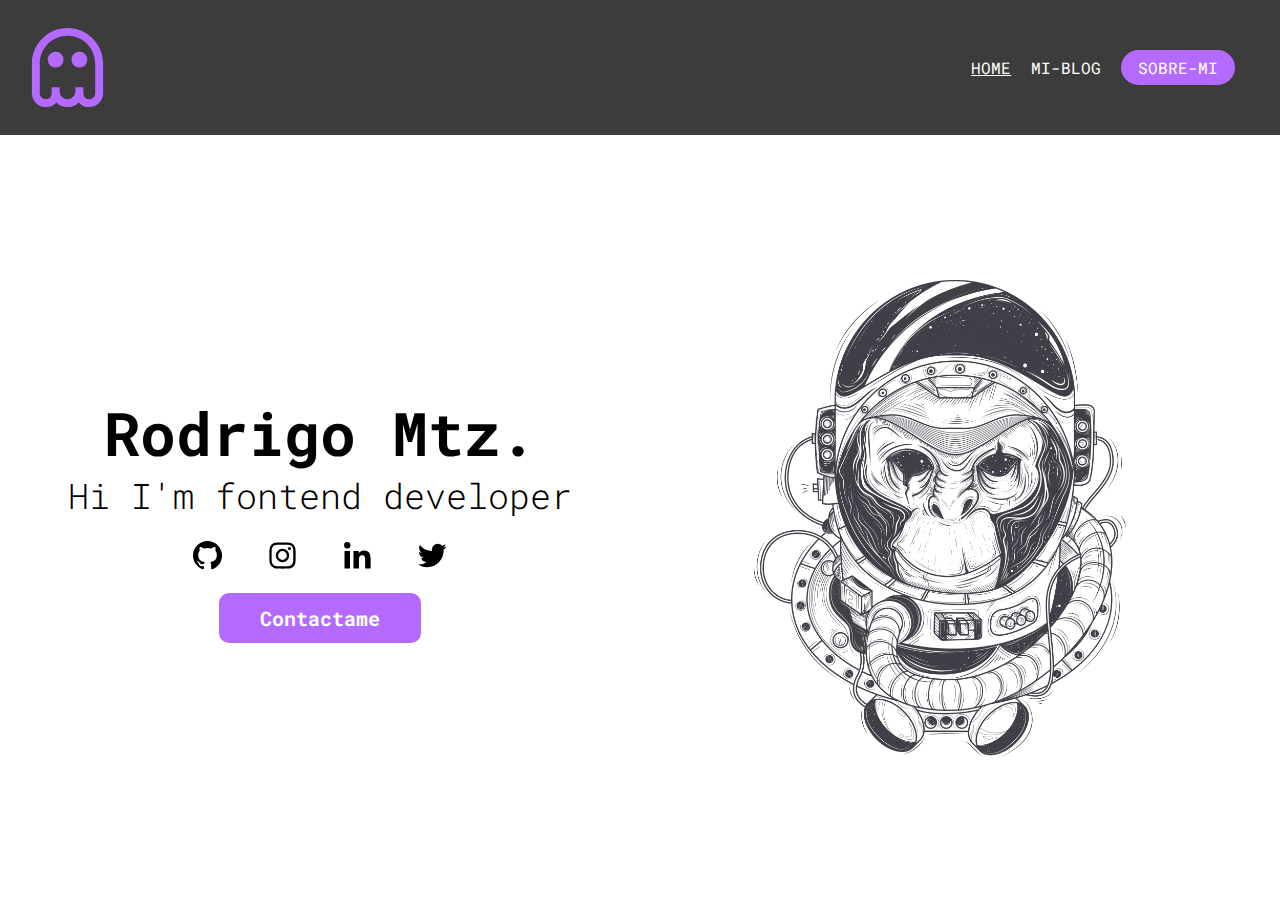
<file: index.html>
<!DOCTYPE html>
<html lang="en">
<head>
    <meta charset="UTF-8">
    <meta http-equiv="X-UA-Compatible" content="IE=edge">
    <meta name="viewport" content="width=device-width, initial-scale=1.0">
    <title>MI BLOG  </title>

    <link rel="icon" href="./assets/svg/fantasma.svg">

    <link rel="preconnect" href="https://fonts.googleapis.com">
    <link rel="preconnect" href="https://fonts.gstatic.com" crossorigin>
    <link href="https://fonts.googleapis.com/css2?family=Raleway:wght@300;400;500&family=Roboto+Mono:wght@400;500;700&family=Roboto+Slab:wght@400;700&family=Roboto:wght@400;500;700;900&display=swap" rel="stylesheet">

    <link rel="stylesheet" href="css/main.css">
    <link rel="stylesheet" href="css/media-queries.css">
    <link rel="stylesheet" href="./assets/css/font/flaticon.css">
</head>
<body>

    <header>
        <a class="header-logo" href="./index.html"></a>

        <section class="header-etiquetas">
            <a class="etiquetas-home item" href="./index.html">HOME</a>
            <a class="etiquetas-home" href="./blogs.html">MI-BLOG </a>
            <a class="etiqueta-item" href="./perfil.html">SOBRE-MI</a>
        </section>
    </header>
    
    <main>

        <section class="main-cont">
            <article class="main-cont--myinfo">
                <h1 class="cont-myinfo__h1">Rodrigo Mtz.</h1>
                <p class="cont-myinfo__h2">Hi I'm fontend developer</p>

                <div class="cont-myinfo__redes">
                    <a class="myinfo--social" href="#"><img class="myinfo--social__img" src="./assets/svg/github.svg" alt=""></a>
                    <a class="myinfo--social" href="#"><img class="myinfo--social__img" src="./assets/svg/instagram.svg" alt=""></a>
                    <a class="myinfo--social" href="#"><img class="myinfo--social__img" src="./assets/svg/linkenit.svg" alt=""></a>
                    <a class="myinfo--social" href="#"><img class="myinfo--social__img" src="./assets/svg/twitter.svg" alt=""></a>
                </div>

                <div class="cont-myinfo__cont">
                    <a class="cont-myinfo__contactame" href="">Contactame</a>
                </div>
            </article>

            <article class="main-img">
                <img class="main-img__img" src="./assets/349.jpg" alt="">
            </article>
        </section>

    </main>
</body>
</html>
</file>
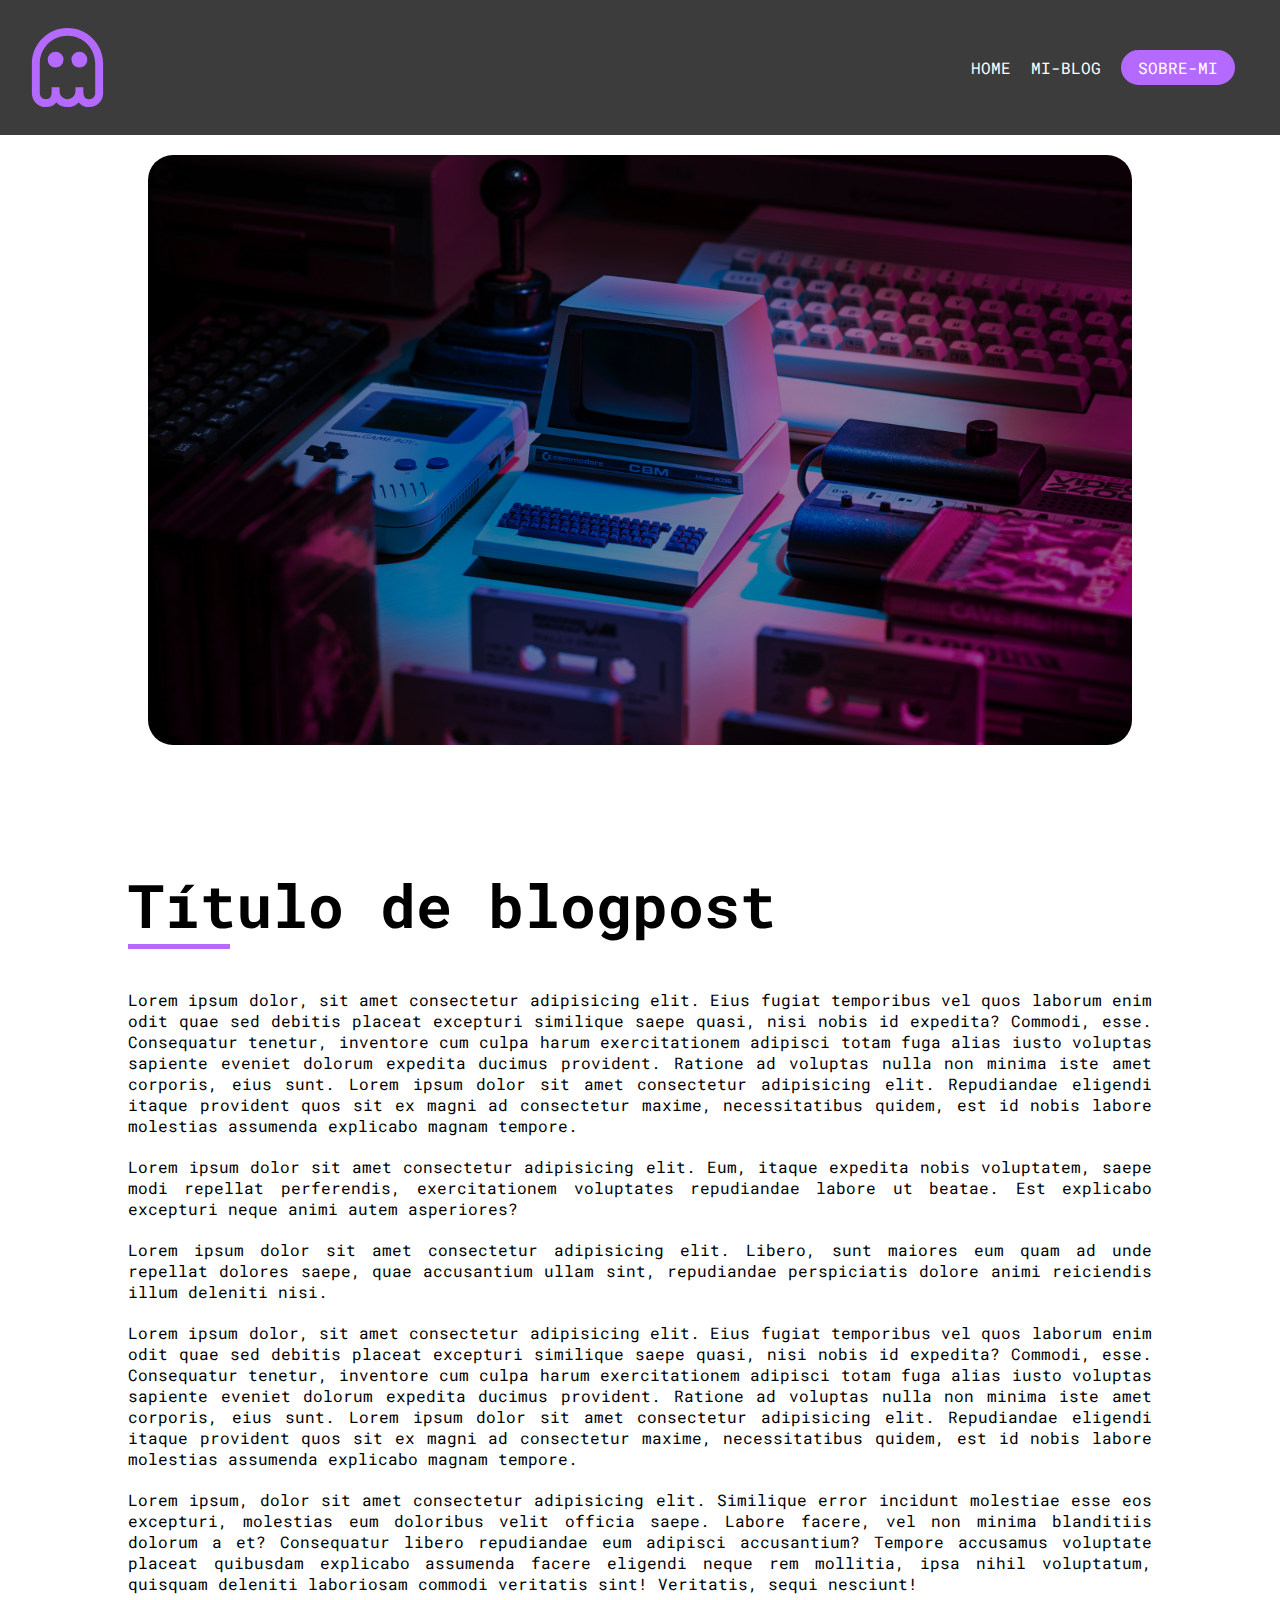
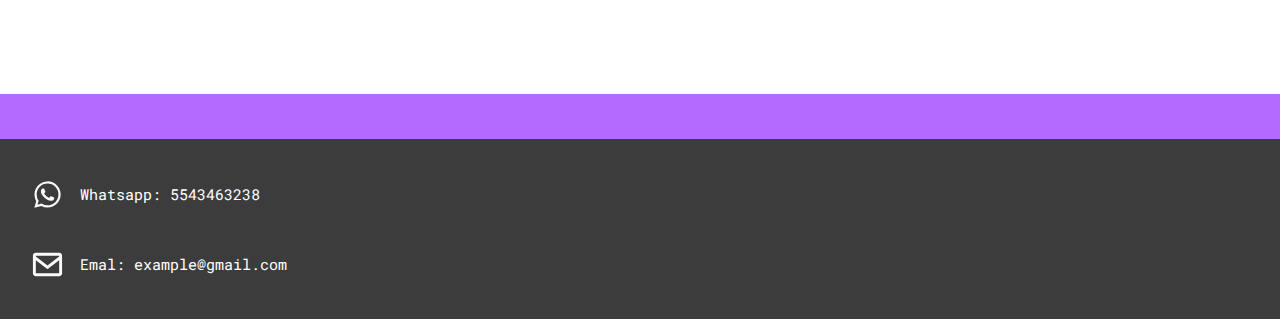
<file: blog.html>
<!DOCTYPE html>
<html lang="en">
<head>
	<meta charset="UTF-8">
	<meta http-equiv="X-UA-Compatible" content="IE=edge">
	<meta name="viewport" content="width=device-width, initial-scale=1.0">
	<title>BLOG</title>

	<link rel="icon" href="./assets/svg/fantasma.svg">

	<link rel="preconnect" href="https://fonts.googleapis.com">
    <link rel="preconnect" href="https://fonts.gstatic.com" crossorigin>
    <link href="https://fonts.googleapis.com/css2?family=Raleway:wght@300;400;500&family=Roboto+Mono:wght@400;500;700&family=Roboto+Slab:wght@400;700&family=Roboto:wght@400;500;700;900&display=swap" rel="stylesheet">

    <link rel="stylesheet" href="css/blog.css">
	<link rel="stylesheet" href="css/media-queries.css">
    <link rel="stylesheet" href="./assets/css/font/flaticon.css">

</head>
<body>

	<header>
		<a class="header-logo" href="./index.html"></a>

        <section class="header-etiquetas">
            <a class="etiquetas-home" href="./index.html">HOME</a>
            <a class="etiquetas-home" href="./blogs.html">MI-BLOG </a>
            <a class="etiqueta-item" href="./perfil.html">SOBRE-MI</a>
        </section>
    </header>

	<main>

		<picture class="main--img">
			<img class="main--img-imp" src="./assets/main-news-img.png" alt="">
		</picture>


		<section class="main--cont-info">
			<div class="cont__title">
				<h1 class="main-cont--title">Título de blogpost</h1>
				<div class="divizor"></div>
			</div>

			<p class="cont-info__p item-1">Lorem ipsum dolor, sit amet consectetur adipisicing elit. Eius fugiat temporibus vel quos laborum enim odit quae sed debitis placeat excepturi similique saepe quasi, nisi nobis id expedita? Commodi, esse. Consequatur tenetur, inventore cum culpa harum exercitationem adipisci totam fuga alias iusto voluptas sapiente eveniet dolorum expedita ducimus provident. Ratione ad voluptas nulla non minima iste amet corporis, eius sunt. Lorem ipsum dolor sit amet consectetur adipisicing elit. Repudiandae eligendi itaque provident quos sit ex magni ad consectetur maxime, necessitatibus quidem, est id nobis labore molestias assumenda explicabo magnam tempore.</p>
			<p class="cont-info__p item-2">Lorem ipsum dolor sit amet consectetur adipisicing elit. Eum, itaque expedita nobis voluptatem, saepe modi repellat perferendis, exercitationem voluptates repudiandae labore ut beatae. Est explicabo excepturi neque animi autem asperiores?</p>
			<p class="cont-info__p item-3">Lorem ipsum dolor sit amet consectetur adipisicing elit. Libero, sunt maiores eum quam ad unde repellat dolores saepe, quae accusantium ullam sint, repudiandae perspiciatis dolore animi reiciendis illum deleniti nisi.</p>
			<p class="cont-info__p item-1">Lorem ipsum dolor, sit amet consectetur adipisicing elit. Eius fugiat temporibus vel quos laborum enim odit quae sed debitis placeat excepturi similique saepe quasi, nisi nobis id expedita? Commodi, esse. Consequatur tenetur, inventore cum culpa harum exercitationem adipisci totam fuga alias iusto voluptas sapiente eveniet dolorum expedita ducimus provident. Ratione ad voluptas nulla non minima iste amet corporis, eius sunt. Lorem ipsum dolor sit amet consectetur adipisicing elit. Repudiandae eligendi itaque provident quos sit ex magni ad consectetur maxime, necessitatibus quidem, est id nobis labore molestias assumenda explicabo magnam tempore.</p><p class="cont-info__p item-4">Lorem ipsum, dolor sit amet consectetur adipisicing elit. Similique error incidunt molestiae esse eos excepturi, molestias eum doloribus velit officia saepe. Labore facere, vel non minima blanditiis dolorum a et? Consequatur libero repudiandae eum adipisci accusantium? Tempore accusamus voluptate placeat quibusdam explicabo assumenda facere eligendi neque rem mollitia, ipsa nihil voluptatum, quisquam deleniti laboriosam commodi veritatis sint! Veritatis, sequi nesciunt!</p>
		</section>
	</main>

	<footer>
		<section class="footer--cont-sec"></section>

		<section class="footer-cont">
			<img class="cont--img" src="./assets/svg/whatsapp.svg" alt="">
			<p class="cont--p">Whatsapp: 5543463238</p>
			<img class="cont--img" src="./assets/svg/emal.svg" alt="">
			<p class="cont--p">Emal: example@gmail.com</p>
		</section>
	</footer>
	
</body>
</html>
</file>
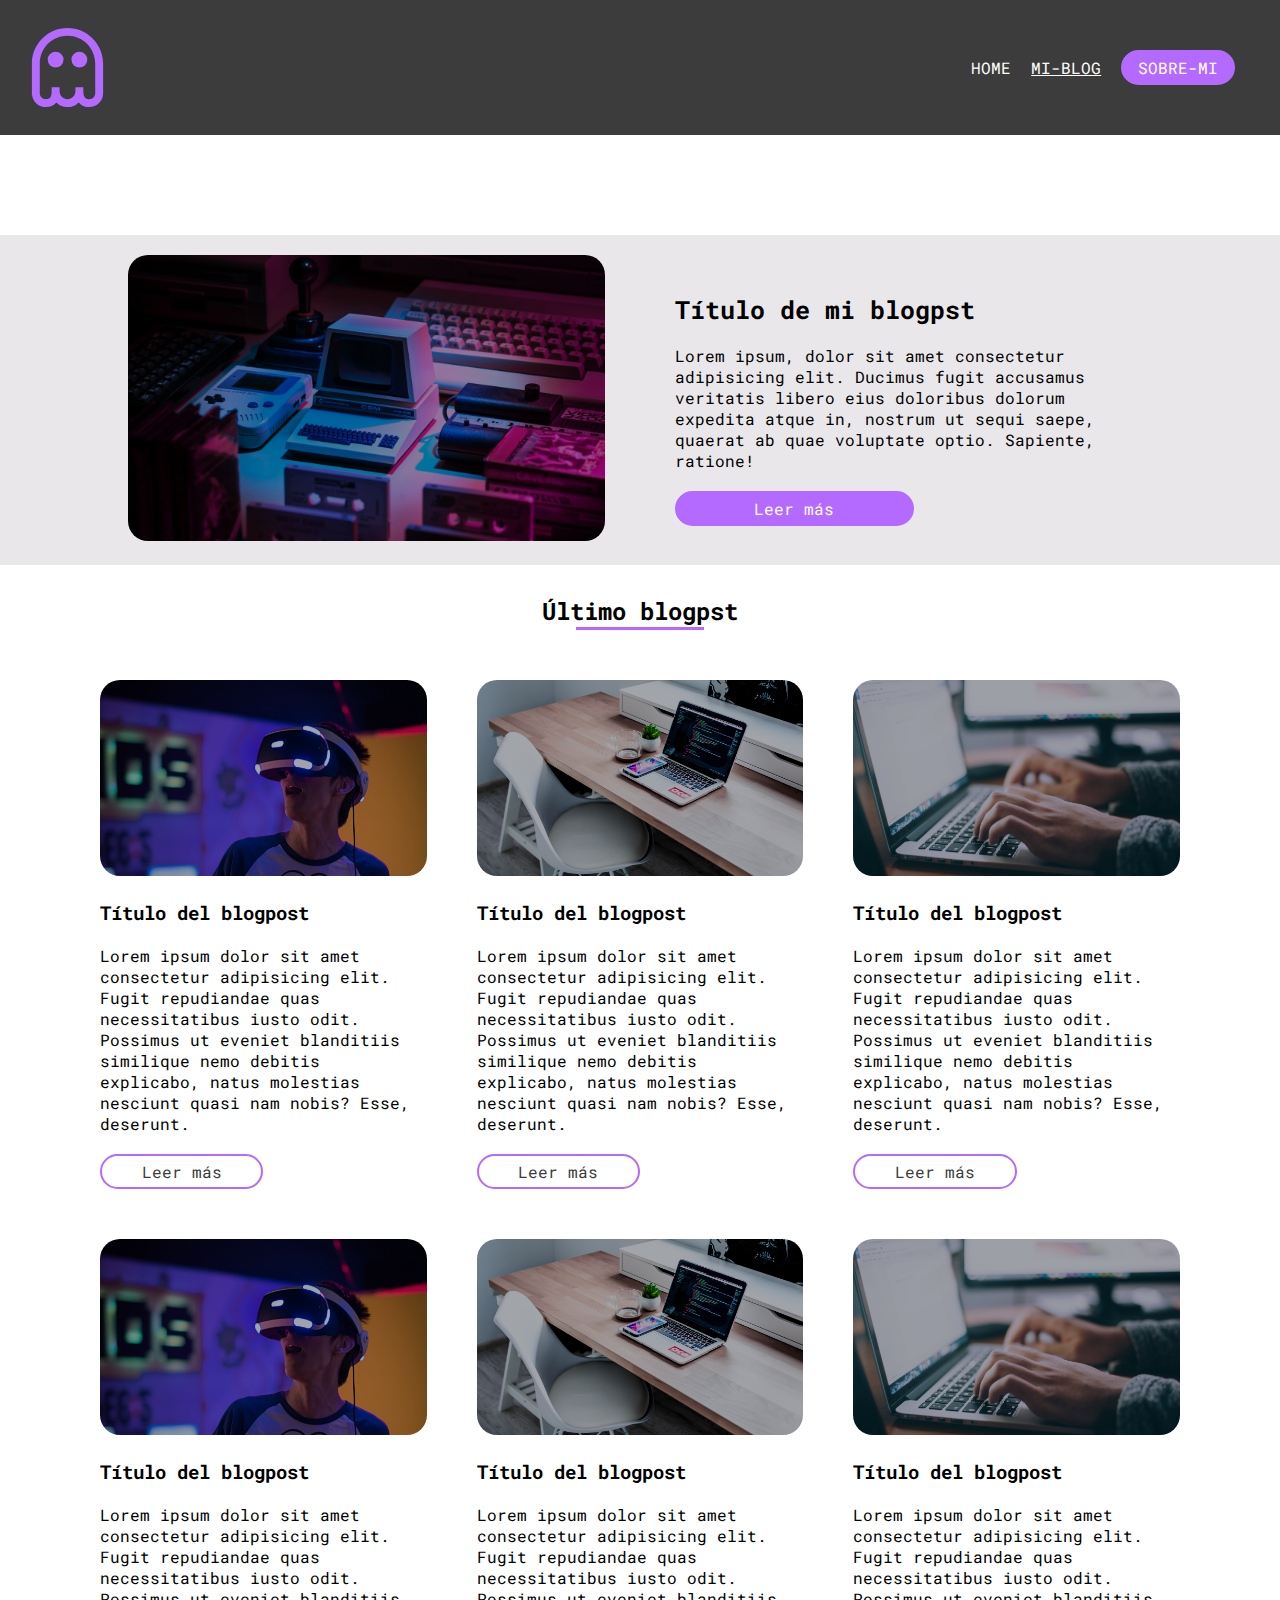
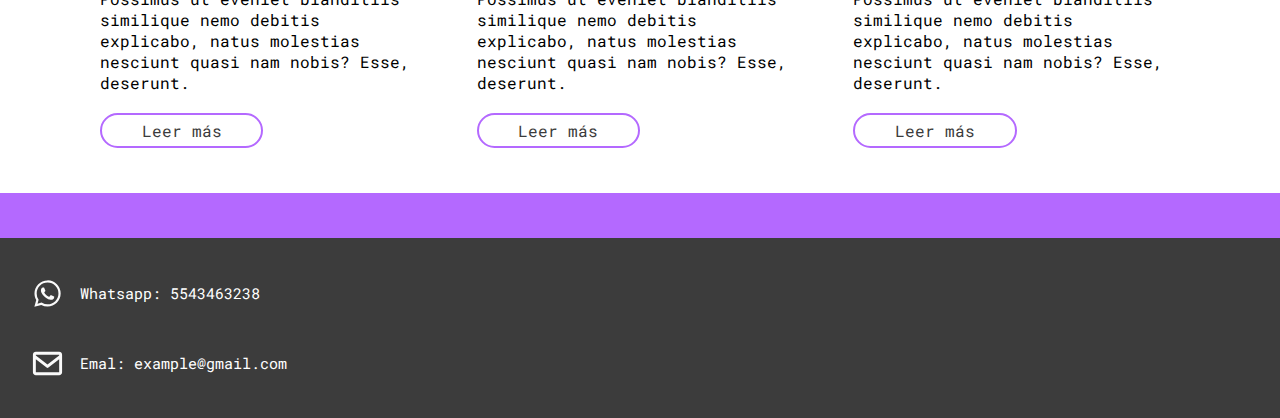
<file: blogs.html>
<!DOCTYPE html>
<html lang="en">
<head>
	<meta charset="UTF-8">
	<meta http-equiv="X-UA-Compatible" content="IE=edge">
	<meta name="viewport" content="width=device-width, initial-scale=1.0">
	<title>MIS BLOGS</title>

	<link rel="icon" href="./assets/svg/fantasma.svg">

	<link rel="preconnect" href="https://fonts.googleapis.com">
    <link rel="preconnect" href="https://fonts.gstatic.com" crossorigin>
    <link href="https://fonts.googleapis.com/css2?family=Raleway:wght@300;400;500&family=Roboto+Mono:wght@400;500;700&family=Roboto+Slab:wght@400;700&family=Roboto:wght@400;500;700;900&display=swap" rel="stylesheet">

    <link rel="stylesheet" href="css/blogs.css">
	<link rel="stylesheet" href="css/media-queries.css">
    <link rel="stylesheet" href="./assets/css/font/flaticon.css">

</head>
<body>

	<header>
        <a class="header-logo" href="./index.html"></a>

        <section class="header-etiquetas">
            <a class="etiquetas-home" href="./index.html">HOME</a>
            <a class="etiquetas-home item" href="./blogs.html">MI-BLOG </a>
            <a class="etiqueta-item" href="./perfil.html">SOBRE-MI</a>
        </section>
    </header>

	<main>

		<section class="main-cont--imp">

			<section class="main-cont__noticiasnew">
	
				<div class="seccion-noticia-imp">
					<picture>
						<img class="img-blog-imp" src="./assets/main-news-img.png" alt="Imagen sobre una pc muy interesante">
					</picture>
		
					<div class="contenedor-info">
						<h3 class="constenedor-info--sub-title">Título de mi blogpst</h3>
						<p class="contenedor-info--p">Lorem ipsum, dolor sit amet consectetur adipisicing elit. Ducimus fugit accusamus veritatis libero eius doloribus dolorum expedita atque in, nostrum ut sequi saepe, quaerat ab quae voluptate optio. Sapiente, ratione!</p>
						<a class="button-item" href="./blog.html">Leer más</a>
					</div>
				</div>
				
			</section>


			<section class="main-cont--post">

				<div class="cont__title">
					<h2 class="main-cont--title">Último blogpst</h2>
					<div class="divizor"></div>
				</div>
				

				<section class="contenedor--post">

					<div class="cont--post">
						<img class="img-cont--info" src="./assets/post-1.png" alt="Imagen sobre un post">
						
						<div class="cont--post__informacion">
							<h3 class="cont-post--title">Título del blogpost</h3>
							<p class="cont-post--p">Lorem ipsum dolor sit amet consectetur adipisicing elit. Fugit repudiandae quas necessitatibus iusto odit. Possimus ut eveniet blanditiis similique nemo debitis explicabo, natus molestias nesciunt quasi nam nobis? Esse, deserunt.</p>
							<a class="button-item__2" href="./blog.html">Leer más</a>
						</div>
					</div>
	
					<div class="cont--post">
						<img class="img-cont--info" src="./assets/post-2.png" alt="Imagen sobre un post">
	
						<div class="cont--post__informacion">
							<h3 class="cont-post--title">Título del blogpost</h3>
							<p class="cont-post--p">Lorem ipsum dolor sit amet consectetur adipisicing elit. Fugit repudiandae quas necessitatibus iusto odit. Possimus ut eveniet blanditiis similique nemo debitis explicabo, natus molestias nesciunt quasi nam nobis? Esse, deserunt.</p>
							<a class="button-item__2" href="./blog.html">Leer más</a>
						</div>
					</div>
	
					<div class="cont--post">
						<img class="img-cont--info" src="./assets/post-3.png" alt="Imagen sobre un post">
	
						<div class="cont--post__informacion">
							<h3 class="cont-post--title">Título del blogpost</h3>
							<p class="cont-post--p">Lorem ipsum dolor sit amet consectetur adipisicing elit. Fugit repudiandae quas necessitatibus iusto odit. Possimus ut eveniet blanditiis similique nemo debitis explicabo, natus molestias nesciunt quasi nam nobis? Esse, deserunt.</p>
							<a class="button-item__2" href="./blog.html">Leer más</a>
						</div>
					</div>
	
					<div class="cont--post">
						<img class="img-cont--info" src="./assets/post-1.png" alt="Imagen sobre un post">
	
						<div class="cont--post__informacion">
							<h3 class="cont-post--title">Título del blogpost</h3>
							<p class="cont-post--p">Lorem ipsum dolor sit amet consectetur adipisicing elit. Fugit repudiandae quas necessitatibus iusto odit. Possimus ut eveniet blanditiis similique nemo debitis explicabo, natus molestias nesciunt quasi nam nobis? Esse, deserunt.</p>
							<a class="button-item__2" href="./blog.html">Leer más</a>
						</div>
					</div>
	
					<div class="cont--post">
						<img class="img-cont--info" src="./assets/post-2.png" alt="Imagen sobre un post">
	
						<div class="cont--post__informacion">
							<h3 class="cont-post--title">Título del blogpost</h3>
							<p class="cont-post--p">Lorem ipsum dolor sit amet consectetur adipisicing elit. Fugit repudiandae quas necessitatibus iusto odit. Possimus ut eveniet blanditiis similique nemo debitis explicabo, natus molestias nesciunt quasi nam nobis? Esse, deserunt.</p>
							<a class="button-item__2" href="./blog.html">Leer más</a>
						</div>
					</div>
	
					<div class="cont--post">
						<img class="img-cont--info" src="./assets/post-3.png" alt="Imagen sobre un post">
	
						<div class="cont--post__informacion">
							<h3 class="cont-post--title">Título del blogpost</h3>
							<p class="cont-post--p">Lorem ipsum dolor sit amet consectetur adipisicing elit. Fugit repudiandae quas necessitatibus iusto odit. Possimus ut eveniet blanditiis similique nemo debitis explicabo, natus molestias nesciunt quasi nam nobis? Esse, deserunt.</p>
							<a class="button-item__2" href="./blog.html">Leer más</a>
						</div>
					</div>
		</section>
	</main>

	<footer>
		<section class="footer--cont-sec"></section>

		<section class="footer-cont">
			<img class="cont--img" src="./assets/svg/whatsapp.svg" alt="">
			<p class="cont--p">Whatsapp: 5543463238</p>
			<img class="cont--img" src="./assets/svg/emal.svg" alt="">
			<p class="cont--p">Emal: example@gmail.com</p>
		</section>
	</footer>
	
</body>
</html>
</file>
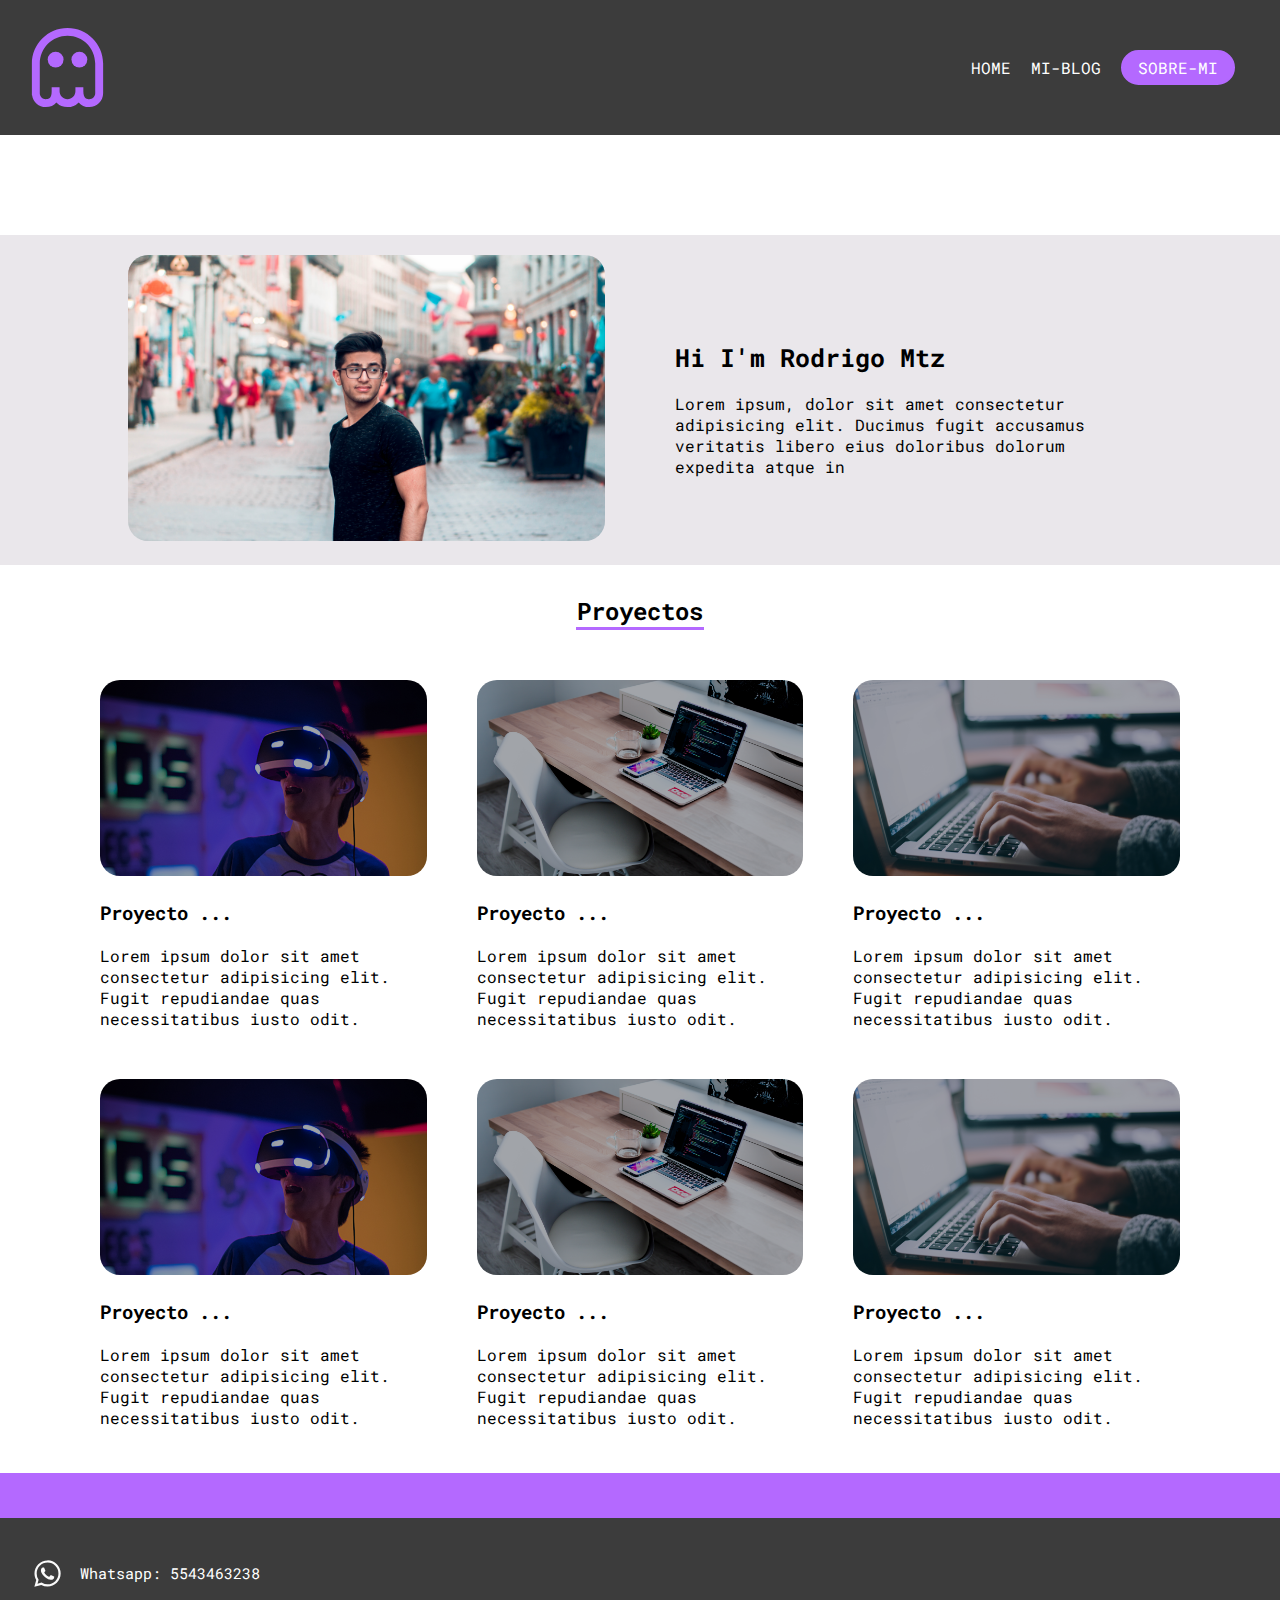
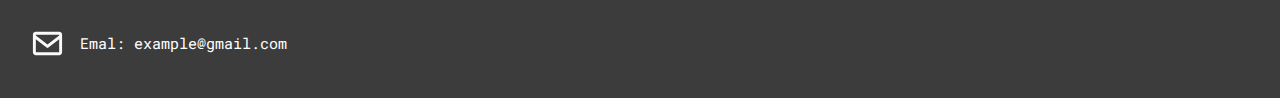
<file: perfil.html>
<!DOCTYPE html>
<html lang="en">
<head>
	<meta charset="UTF-8">
	<meta http-equiv="X-UA-Compatible" content="IE=edge">
	<meta name="viewport" content="width=device-width, initial-scale=1.0">
	<title>SOBRE MI</title>

	<link rel="icon" href="./assets/svg/fantasma.svg">

	<link rel="preconnect" href="https://fonts.googleapis.com">
    <link rel="preconnect" href="https://fonts.gstatic.com" crossorigin>
    <link href="https://fonts.googleapis.com/css2?family=Raleway:wght@300;400;500&family=Roboto+Mono:wght@400;500;700&family=Roboto+Slab:wght@400;700&family=Roboto:wght@400;500;700;900&display=swap" rel="stylesheet">

    <link rel="stylesheet" href="css/blogs.css">
	<link rel="stylesheet" href="css/media-queries.css">
    <link rel="stylesheet" href="./assets/css/font/flaticon.css">

</head>
<body>

	<header>
        <a class="header-logo" href="./index.html"></a>

        <section class="header-etiquetas">
            <a class="etiquetas-home" href="./index.html">HOME</a>
            <a class="etiquetas-home" href="./blogs.html">MI-BLOG </a>
            <a class="etiqueta-item" href="./perfil.html">SOBRE-MI</a>
        </section>
    </header>

	<main>

		<section class="main-cont--imp">

			<section class="main-cont__noticiasnew">
				<div class="seccion-noticia-imp">
					<picture>
						<img class="img-blog-imp" src="./assets/profile-pic.jpg" alt="Imagen sobre una pc muy interesante">
					</picture>
		
					<div class="contenedor-info">
						<h3 class="constenedor-info--sub-title">Hi I'm Rodrigo Mtz</h3>
						<p class="contenedor-info--p">Lorem ipsum, dolor sit amet consectetur adipisicing elit. Ducimus fugit accusamus veritatis libero eius doloribus dolorum expedita atque in</p>
					</div>
				</div>
			</section>


			<section class="main-cont--post">

				<div class="cont__title">
					<h2 class="main-cont--title">Proyectos</h2>
					<div class="divizor"></div>
				</div>
				

				<section class="contenedor--post">

					<div class="cont--post">
						<img class="img-cont--info" src="./assets/post-1.png" alt="Imagen sobre un post">
						
						<div class="cont--post__informacion">
							<h3 class="cont-post--title">Proyecto ...</h3>
							<p class="cont-post--p">Lorem ipsum dolor sit amet consectetur adipisicing elit. Fugit repudiandae quas necessitatibus iusto odit.</p>
						</div>
					</div>
	
					<div class="cont--post">
						<img class="img-cont--info" src="./assets/post-2.png" alt="Imagen sobre un post">
	
						<div class="cont--post__informacion">
							<h3 class="cont-post--title">Proyecto ...</h3>
							<p class="cont-post--p">Lorem ipsum dolor sit amet consectetur adipisicing elit. Fugit repudiandae quas necessitatibus iusto odit.</p>
						</div>
					</div>
	
					<div class="cont--post">
						<img class="img-cont--info" src="./assets/post-3.png" alt="Imagen sobre un post">
	
						<div class="cont--post__informacion">
							<h3 class="cont-post--title">Proyecto ...</h3>
							<p class="cont-post--p">Lorem ipsum dolor sit amet consectetur adipisicing elit. Fugit repudiandae quas necessitatibus iusto odit.</p>
						</div>
					</div>
	
					<div class="cont--post">
						<img class="img-cont--info" src="./assets/post-1.png" alt="Imagen sobre un post">
	
						<div class="cont--post__informacion">
							<h3 class="cont-post--title">Proyecto ...</h3>
							<p class="cont-post--p">Lorem ipsum dolor sit amet consectetur adipisicing elit. Fugit repudiandae quas necessitatibus iusto odit.</p>
						</div>
					</div>
	
					<div class="cont--post">
						<img class="img-cont--info" src="./assets/post-2.png" alt="Imagen sobre un post">
	
						<div class="cont--post__informacion">
							<h3 class="cont-post--title">Proyecto ...</h3>
							<p class="cont-post--p">Lorem ipsum dolor sit amet consectetur adipisicing elit. Fugit repudiandae quas necessitatibus iusto odit.</p>
						</div>
					</div>
	
					<div class="cont--post">
						<img class="img-cont--info" src="./assets/post-3.png" alt="Imagen sobre un post">
	
						<div class="cont--post__informacion">
							<h3 class="cont-post--title">Proyecto ...</h3>
							<p class="cont-post--p">Lorem ipsum dolor sit amet consectetur adipisicing elit. Fugit repudiandae quas necessitatibus iusto odit.</p>
						</div> 
					</div>
		</section>
	</main>

	<footer>
		<section class="footer--cont-sec"></section>

		<section class="footer-cont">
			<img class="cont--img" src="./assets/svg/whatsapp.svg" alt="">
			<p class="cont--p">Whatsapp: 5543463238</p>
			<img class="cont--img" src="./assets/svg/emal.svg" alt="">
			<p class="cont--p">Emal: example@gmail.com</p>
		</section>
	</footer>
	
</body>
</html>
</file>
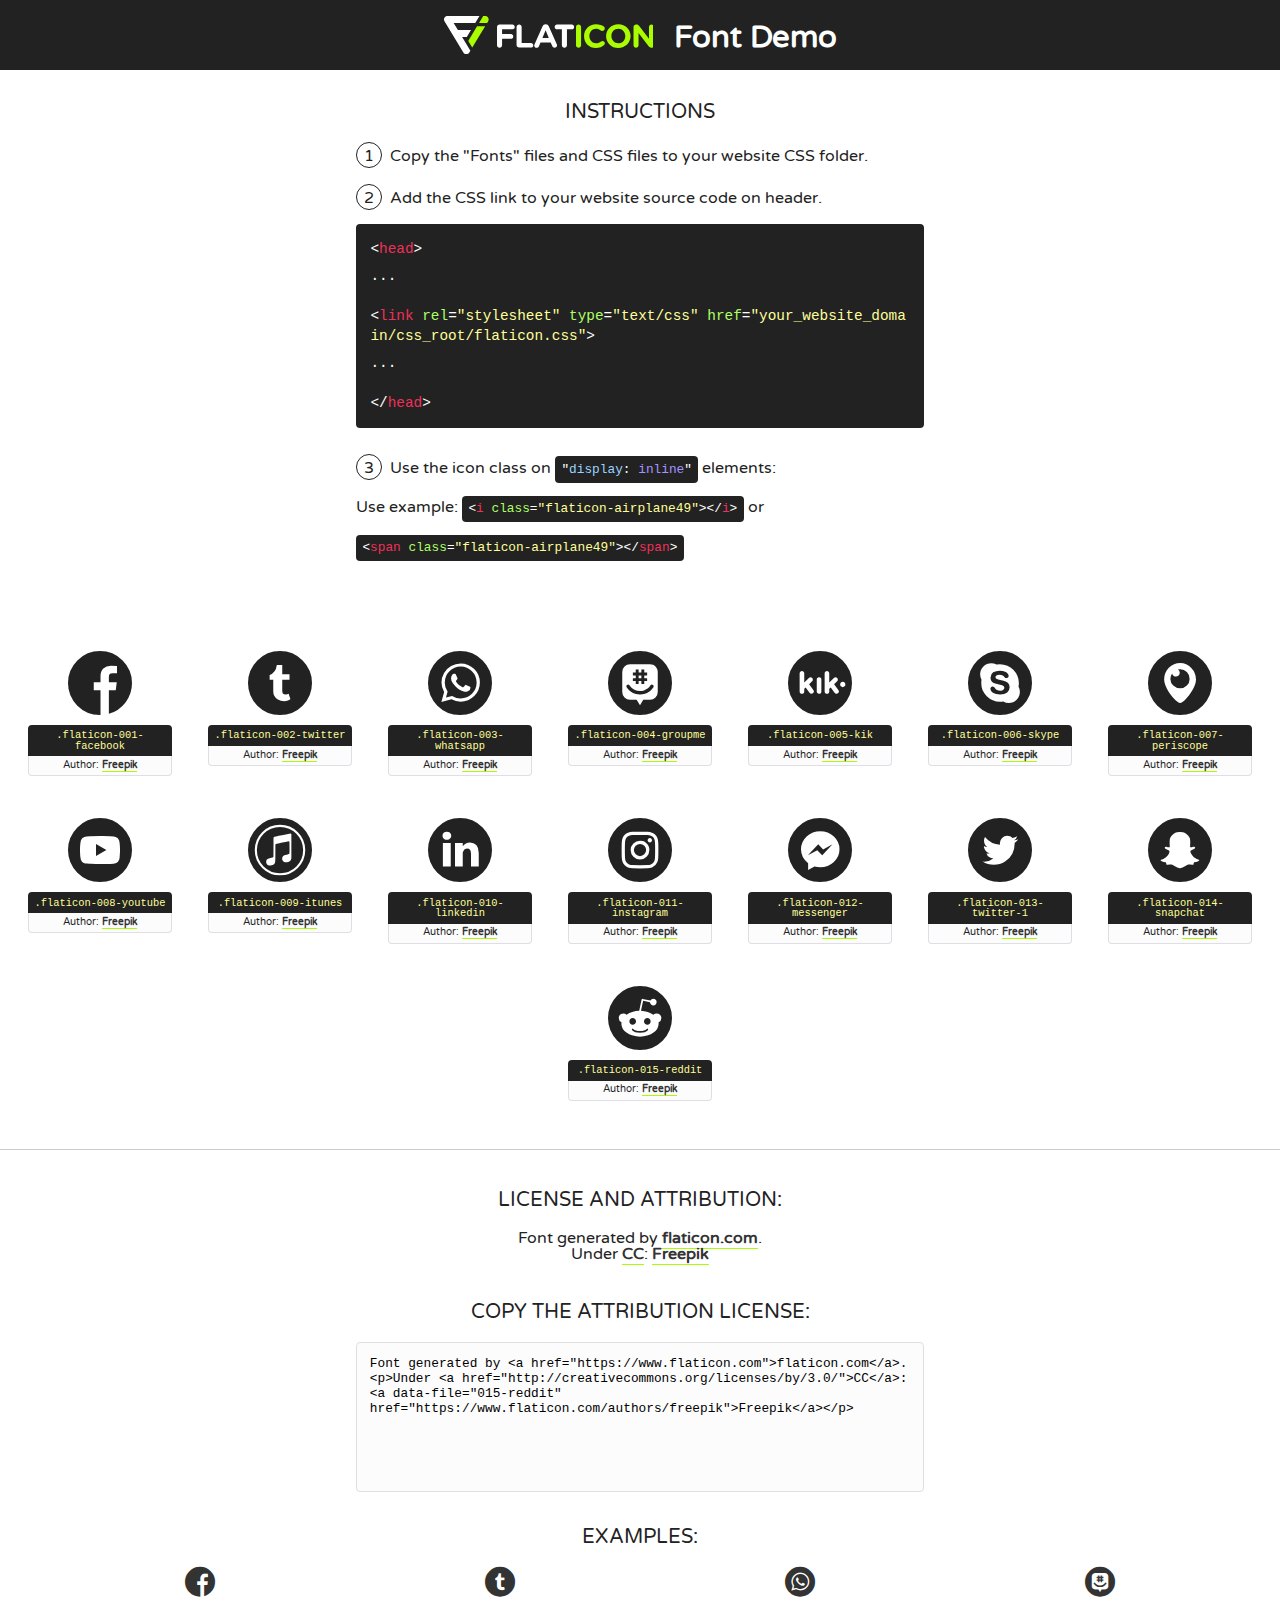
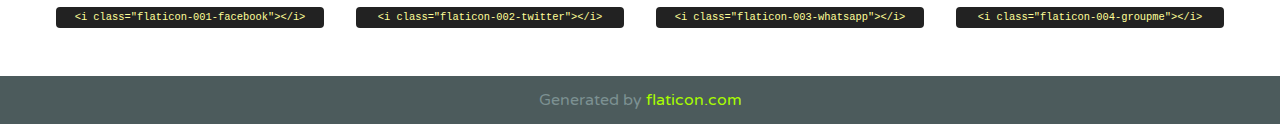
<file: assets/css/font/flaticon.html>
<!DOCTYPE html>
<!--
  Flaticon icon font: Flaticon
  Creation date: 20/12/2018 09:27
-->
<html>
<!DOCTYPE html>
<html>

<head>
    <title>Flaticon WebFont</title>
    <link href="http://fonts.googleapis.com/css?family=Varela+Round" rel="stylesheet" type="text/css" />
    <link rel="stylesheet" type="text/css" href="flaticon.css">
    <meta charset="UTF-8">
    <style>
    html, body, div, span, applet, object, iframe,
    h1, h2, h3, h4, h5, h6, p, blockquote, pre,
    a, abbr, acronym, address, big, cite, code,
    del, dfn, em, img, ins, kbd, q, s, samp,
    small, strike, strong, sub, sup, tt, var,
    b, u, i, center,
    dl, dt, dd, ol, ul, li,
    fieldset, form, label, legend,
    table, caption, tbody, tfoot, thead, tr, th, td,
    article, aside, canvas, details, embed, 
    figure, figcaption, footer, header, hgroup, 
    menu, nav, output, ruby, section, summary,
    time, mark, audio, video {
        margin: 0;
        padding: 0;
        border: 0;
        font-size: 100%;
        font: inherit;
        vertical-align: baseline;
    }
    /* HTML5 display-role reset for older browsers */
    article, aside, details, figcaption, figure, 
    footer, header, hgroup, menu, nav, section {
        display: block;
    }
    body {
        line-height: 1;
    }
    ol, ul {
        list-style: none;
    }
    blockquote, q {
        quotes: none;
    }
    blockquote:before, blockquote:after,
    q:before, q:after {
        content: '';
        content: none;
    }
    table {
        border-collapse: collapse;
        border-spacing: 0;
    }
    body {
        font-family: 'Varela Round', Helvetica, Arial, sans-serif;
        font-size: 16px;
        color: #222;
    }
    a {
        color: #333;
        border-bottom: 1px solid #a9fd00;
        font-weight: bold;
        text-decoration: none;
    }
    * {
        -moz-box-sizing: border-box;
        -webkit-box-sizing: border-box;
        box-sizing: border-box;
        margin: 0;
        padding: 0;
    }
    [class^="flaticon-"]:before, [class*=" flaticon-"]:before, [class^="flaticon-"]:after, [class*=" flaticon-"]:after {
        font-family: Flaticon;
        font-size: 30px;
        font-style: normal;
        margin-left: 20px;
        color: #333;
    }
    .wrapper {
        max-width: 600px;
        margin: auto;
        padding: 0 1em;
    }
    .title {
        font-size: 1.25em;
        text-align: center;
        margin-bottom: 1em;
        text-transform: uppercase;
    }
    header {
        text-align: center;
        background-color: #222;
        color: #fff;
        padding: 1em;
    }
    header .logo {
        width: 210px;
        height: 38px;
        display: inline-block;
        vertical-align: middle;
        margin-right: 1em;
        border: none;
    }
    header strong {
        font-size: 1.95em;
        font-weight: bold;
        vertical-align: middle;
        margin-top: 5px;
        display: inline-block;
    }
    .demo {
        margin: 2em auto;
        line-height: 1.25em;
    }
    .demo ul li {
        margin-bottom: 1em;
    }
    .demo ul li .num {
        color: #222;
        border-radius: 20px;
        display: inline-block;
        width: 26px;
        padding: 3px;
        height: 26px;
        text-align: center;
        margin-right: 0.5em;
        border: 1px solid #222;
    }
    .demo ul li code {
        background-color: #222;
        border-radius: 4px;
        padding: 0.25em 0.5em;
        display: inline-block;
        color: #fff;
        font-family: Consolas,Monaco,Lucida Console,Liberation Mono,DejaVu Sans Mono,Bitstream Vera Sans Mono,Courier New, monospace;
        font-weight: lighter;
        margin-top: 1em;
        font-size: 0.8em;
        word-break: break-all;
    }
    .demo ul li code.big {
        padding: 1em;
        font-size: 0.9em;
    }
    .demo ul li code .red {
        color: #EF3159;
    }
    .demo ul li code .green {
        color: #ACFF65;
    }
    .demo ul li code .yellow {
        color: #FFFF99;
    }
    .demo ul li code .blue {
        color: #99D3FF;
    }
    .demo ul li code .purple {
        color: #A295FF;
    }
    .demo ul li code .dots {
        margin-top: 0.5em;
        display: block;
    }
    #glyphs {
        border-bottom: 1px solid #ccc;
        padding: 2em 0;
        text-align: center;
    }
    .glyph {
        display: inline-block;
        width: 9em;
        margin: 1em;
        text-align: center;
        vertical-align: top;
        background: #FFF;
    }
    .glyph .glyph-icon {
        padding: 10px;
        display: block;
        font-family:"Flaticon";
        font-size: 64px;
        line-height: 1;
    }
    .glyph .glyph-icon:before {
        font-size: 64px;
        color: #222;
        margin-left: 0;
    }
    .class-name {
        font-size: 0.65em;
        background-color: #222;
        color: #fff;
        border-radius: 4px 4px 0 0;
        padding: 0.5em;
        color: #FFFF99;
        font-family: Consolas,Monaco,Lucida Console,Liberation Mono,DejaVu Sans Mono,Bitstream Vera Sans Mono,Courier New, monospace;
    }
    .author-name {
        font-size: 0.6em;
        background-color: #fcfcfd;
        border: 1px solid #DEDEE4;
        border-top: 0;
        border-radius: 0 0 4px 4px;
        padding: 0.5em;
    }
    .class-name:last-child {
        font-size: 10px;
        color:#888;
    }
    .class-name:last-child a {
        font-size: 10px;
        color:#555;
    }
    .class-name:last-child a:hover {
        color:#a9fd00;
    }
    .glyph > input {
        display: block;
        width: 100px;
        margin: 5px auto;
        text-align: center;
        font-size: 12px;
        cursor: text;
    }
    .glyph > input.icon-input {
        font-family:"Flaticon";
        font-size: 16px;
        margin-bottom: 10px;
    }
    .attribution .title {
        margin-top: 2em;
    }
    .attribution textarea {
        background-color: #fcfcfd;
        padding: 1em;
        border: none;
        box-shadow: none;
        border: 1px solid #DEDEE4;
        border-radius: 4px;
        resize: none;
        width: 100%;
        height: 150px;
        font-size: 0.8em;
        font-family: Consolas,Monaco,Lucida Console,Liberation Mono,DejaVu Sans Mono,Bitstream Vera Sans Mono,Courier New, monospace;
        -webkit-appearance: none;
    }
    .iconsuse {
        margin: 2em auto;
        text-align: center;
        max-width: 1200px;
    }
    .iconsuse:after {
        content: '';
        display: table;
        clear: both;
    }
    .iconsuse .image {
        float: left;
        width: 25%;
        padding: 0 1em;
    }
    .iconsuse .image p {
        margin-bottom: 1em;
    }
    .iconsuse .image span {
        display: block;
        font-size: 0.65em;
        background-color: #222;
        color: #fff;
        border-radius: 4px;
        padding: 0.5em;
        color: #FFFF99;
        margin-top: 1em;
        font-family: Consolas,Monaco,Lucida Console,Liberation Mono,DejaVu Sans Mono,Bitstream Vera Sans Mono,Courier New, monospace;
    }
    #footer {
        text-align: center;
        background-color: #4C5B5C;
        color: #7c9192;
        padding: 1em;
    }
    #footer a {
        border: none;
        color: #a9fd00;
        font-weight: normal;
    }
    @media (max-width: 960px) {
        .iconsuse .image {
            width: 50%;
        }
    }
    @media (max-width: 560px) {
        .iconsuse .image {
            width: 100%;
        }
    }
    </style>
</head>

<body class="characters-off">

    <header>
        <a href="https://www.flaticon.com" target="_blank" class="logo">
            <svg version="1.1" xmlns="http://www.w3.org/2000/svg" xmlns:xlink="http://www.w3.org/1999/xlink" xmlns:a="http://ns.adobe.com/AdobeSVGViewerExtensions/3.0/" viewBox="0 0 560.875 102.036" enable-background="new 0 0 560.875 102.036" xml:space="preserve">
                <defs>
                </defs>
                <g>
                    <g class="letters">
                        <path fill="#ffffff" d="M141.596,29.675c0-3.777,2.985-6.767,6.764-6.767h34.438c3.426,0,6.15,2.728,6.15,6.15
                        c0,3.43-2.724,6.149-6.15,6.149h-27.674v13.091h23.719c3.429,0,6.151,2.724,6.151,6.15c0,3.43-2.723,6.149-6.151,6.149h-23.719
                        v17.574c0,3.773-2.986,6.761-6.764,6.761c-3.779,0-6.764-2.989-6.764-6.761V29.675z"></path>
                        <path fill="#ffffff" d="M193.844,29.149c0-3.781,2.985-6.767,6.764-6.767c3.776,0,6.763,2.985,6.763,6.767v42.957h25.039
                        c3.426,0,6.149,2.726,6.149,6.153c0,3.425-2.723,6.15-6.149,6.15h-31.802c-3.779,0-6.764-2.986-6.764-6.768V29.149z"></path>
                        <path fill="#ffffff" d="M241.891,75.71l21.438-48.407c1.492-3.341,4.215-5.357,7.906-5.357h0.792
                        c3.686,0,6.323,2.017,7.815,5.357l21.439,48.407c0.436,0.967,0.701,1.845,0.701,2.723c0,3.602-2.809,6.501-6.414,6.501
                        c-3.161,0-5.269-1.845-6.499-4.655l-4.132-9.661h-27.059l-4.301,10.102c-1.144,2.631-3.426,4.214-6.237,4.214
                        c-3.517,0-6.24-2.81-6.24-6.325C241.1,77.64,241.451,76.677,241.891,75.71z M279.932,58.666l-8.521-20.297l-8.526,20.297H279.932
                        z"></path>
                        <path fill="#ffffff" d="M314.864,35.387H301.86c-3.429,0-6.239-2.813-6.239-6.238c0-3.429,2.811-6.24,6.239-6.24h39.533
                        c3.426,0,6.237,2.811,6.237,6.24c0,3.425-2.811,6.238-6.237,6.238h-13.001v42.785c0,3.773-2.99,6.761-6.764,6.761
                        c-3.779,0-6.764-2.989-6.764-6.761V35.387z"></path>
                        <path fill="#A9FD00" d="M352.615,29.149c0-3.781,2.985-6.767,6.767-6.767c3.774,0,6.761,2.985,6.761,6.767v49.024
                        c0,3.773-2.987,6.761-6.761,6.761c-3.781,0-6.767-2.989-6.767-6.761V29.149z"></path>
                        <path fill="#A9FD00" d="M374.132,53.836v-0.179c0-17.481,13.178-31.801,32.065-31.801c9.22,0,15.459,2.458,20.557,6.238
                        c1.402,1.054,2.637,2.985,2.637,5.357c0,3.692-2.985,6.59-6.681,6.59c-1.845,0-3.071-0.702-4.044-1.319
                        c-3.776-2.813-7.729-4.393-12.562-4.393c-10.364,0-17.831,8.611-17.831,19.154v0.173c0,10.542,7.291,19.329,17.831,19.329
                        c5.715,0,9.492-1.756,13.359-4.834c1.049-0.874,2.458-1.491,4.039-1.491c3.429,0,6.325,2.813,6.325,6.236
                        c0,2.106-1.056,3.78-2.282,4.834c-5.539,4.834-12.036,7.733-21.878,7.733C387.572,85.464,374.132,71.493,374.132,53.836z"></path>
                        <path fill="#A9FD00" d="M433.009,53.836v-0.179c0-17.481,13.79-31.801,32.766-31.801c18.981,0,32.592,14.143,32.592,31.628v0.173
                        c0,17.483-13.785,31.807-32.769,31.807C446.625,85.464,433.009,71.32,433.009,53.836z M484.224,53.836v-0.179
                        c0-10.539-7.725-19.326-18.626-19.326c-10.893,0-18.449,8.611-18.449,19.154v0.173c0,10.542,7.73,19.329,18.626,19.329
                        C476.676,72.986,484.224,64.378,484.224,53.836z"></path>
                        <path fill="#A9FD00" d="M506.233,29.321c0-3.774,2.99-6.763,6.767-6.763h1.401c3.252,0,5.183,1.583,7.029,3.953l26.093,34.265
                        V29.059c0-3.692,2.99-6.677,6.681-6.677c3.683,0,6.671,2.985,6.671,6.677v48.934c0,3.78-2.987,6.765-6.764,6.765h-0.436
                        c-3.257,0-5.188-1.581-7.034-3.953l-27.056-35.492v32.944c0,3.687-2.985,6.676-6.678,6.676c-3.683,0-6.673-2.989-6.673-6.676
                        V29.321z"></path>
                    </g>
                    <g class="insignia">
                        <path fill="#ffffff" d="M48.372,56.137h12.517l11.156-18.537H37.186L25.688,18.539h57.825L94.668,0H9.271
                        C5.925,0,2.842,1.801,1.198,4.716c-1.644,2.907-1.593,6.482,0.134,9.343l50.38,83.501c1.678,2.781,4.689,4.476,7.938,4.476
                        c3.246,0,6.257-1.695,7.935-4.476l2.898-4.804L48.372,56.137z"></path>
                        <g class="i">
                            <path fill="#A9FD00" d="M93.575,18.539h0.031v0.004l21.652,0.004l2.705-4.488c1.727-2.861,1.778-6.436,0.133-9.343
                            C116.454,1.801,113.371,0,110.026,0h-5.294L93.575,18.539z"></path>
                            <polygon fill="#A9FD00" points="88.291,27.356 64.725,66.486 75.519,84.404 109.942,27.356"></polygon>
                        </g>
                    </g>
                </g>
            </svg>
        </a>
        <strong>Font Demo</strong>
    </header>


    <section class="demo wrapper">

        <p class="title">Instructions</p>

        <ul>
            <li>
                <span class="num">1</span>Copy the "Fonts" files and CSS files to your website CSS folder.
            </li>
            <li>
                <span class="num">2</span>Add the CSS link to your website source code on header.
                <code class="big">
                    &lt;<span class="red">head</span>&gt;
                    <br/><span class="dots">...</span>
                    <br/>&lt;<span class="red">link</span> <span class="green">rel</span>=<span class="yellow">"stylesheet"</span> <span class="green">type</span>=<span class="yellow">"text/css"</span> <span class="green">href</span>=<span class="yellow">"your_website_domain/css_root/flaticon.css"</span>&gt;
                    <br/><span class="dots">...</span>
                    <br/>&lt;/<span class="red">head</span>&gt;
                </code>
            </li>

            <li>
                <p>
                    <span class="num">3</span>Use the icon class on <code>"<span class="blue">display</span>:<span class="purple"> inline</span>"</code> elements:
                    <br />
                    Use example: <code>&lt;<span class="red">i</span> <span class="green">class</span>=<span class="yellow">&quot;flaticon-airplane49&quot;</span>&gt;&lt;/<span class="red">i</span>&gt;</code> or <code>&lt;<span class="red">span</span> <span class="green">class</span>=<span class="yellow">&quot;flaticon-airplane49&quot;</span>&gt;&lt;/<span class="red">span</span>&gt;</code>
            </li>
        </ul>

    </section>




   <section id="glyphs">          
    
      
        <div class="glyph"><div class="glyph-icon flaticon-001-facebook"></div>
            <div class="class-name">.flaticon-001-facebook</div>
            <div class="author-name">Author: <a data-file="001-facebook" href="https://www.flaticon.com/authors/freepik">Freepik</a> </div> 
        </div>        
        
        <div class="glyph"><div class="glyph-icon flaticon-002-twitter"></div>
            <div class="class-name">.flaticon-002-twitter</div>
            <div class="author-name">Author: <a data-file="002-twitter" href="https://www.flaticon.com/authors/freepik">Freepik</a> </div> 
        </div>        
        
        <div class="glyph"><div class="glyph-icon flaticon-003-whatsapp"></div>
            <div class="class-name">.flaticon-003-whatsapp</div>
            <div class="author-name">Author: <a data-file="003-whatsapp" href="https://www.flaticon.com/authors/freepik">Freepik</a> </div> 
        </div>        
        
        <div class="glyph"><div class="glyph-icon flaticon-004-groupme"></div>
            <div class="class-name">.flaticon-004-groupme</div>
            <div class="author-name">Author: <a data-file="004-groupme" href="https://www.flaticon.com/authors/freepik">Freepik</a> </div> 
        </div>        
        
        <div class="glyph"><div class="glyph-icon flaticon-005-kik"></div>
            <div class="class-name">.flaticon-005-kik</div>
            <div class="author-name">Author: <a data-file="005-kik" href="https://www.flaticon.com/authors/freepik">Freepik</a> </div> 
        </div>        
        
        <div class="glyph"><div class="glyph-icon flaticon-006-skype"></div>
            <div class="class-name">.flaticon-006-skype</div>
            <div class="author-name">Author: <a data-file="006-skype" href="https://www.flaticon.com/authors/freepik">Freepik</a> </div> 
        </div>        
        
        <div class="glyph"><div class="glyph-icon flaticon-007-periscope"></div>
            <div class="class-name">.flaticon-007-periscope</div>
            <div class="author-name">Author: <a data-file="007-periscope" href="https://www.flaticon.com/authors/freepik">Freepik</a> </div> 
        </div>        
        
        <div class="glyph"><div class="glyph-icon flaticon-008-youtube"></div>
            <div class="class-name">.flaticon-008-youtube</div>
            <div class="author-name">Author: <a data-file="008-youtube" href="https://www.flaticon.com/authors/freepik">Freepik</a> </div> 
        </div>        
        
        <div class="glyph"><div class="glyph-icon flaticon-009-itunes"></div>
            <div class="class-name">.flaticon-009-itunes</div>
            <div class="author-name">Author: <a data-file="009-itunes" href="https://www.flaticon.com/authors/freepik">Freepik</a> </div> 
        </div>        
        
        <div class="glyph"><div class="glyph-icon flaticon-010-linkedin"></div>
            <div class="class-name">.flaticon-010-linkedin</div>
            <div class="author-name">Author: <a data-file="010-linkedin" href="https://www.flaticon.com/authors/freepik">Freepik</a> </div> 
        </div>        
        
        <div class="glyph"><div class="glyph-icon flaticon-011-instagram"></div>
            <div class="class-name">.flaticon-011-instagram</div>
            <div class="author-name">Author: <a data-file="011-instagram" href="https://www.flaticon.com/authors/freepik">Freepik</a> </div> 
        </div>        
        
        <div class="glyph"><div class="glyph-icon flaticon-012-messenger"></div>
            <div class="class-name">.flaticon-012-messenger</div>
            <div class="author-name">Author: <a data-file="012-messenger" href="https://www.flaticon.com/authors/freepik">Freepik</a> </div> 
        </div>        
        
        <div class="glyph"><div class="glyph-icon flaticon-013-twitter-1"></div>
            <div class="class-name">.flaticon-013-twitter-1</div>
            <div class="author-name">Author: <a data-file="013-twitter-1" href="https://www.flaticon.com/authors/freepik">Freepik</a> </div> 
        </div>        
        
        <div class="glyph"><div class="glyph-icon flaticon-014-snapchat"></div>
            <div class="class-name">.flaticon-014-snapchat</div>
            <div class="author-name">Author: <a data-file="014-snapchat" href="https://www.flaticon.com/authors/freepik">Freepik</a> </div> 
        </div>        
        
        <div class="glyph"><div class="glyph-icon flaticon-015-reddit"></div>
            <div class="class-name">.flaticon-015-reddit</div>
            <div class="author-name">Author: <a data-file="015-reddit" href="https://www.flaticon.com/authors/freepik">Freepik</a> </div> 
        </div>        
        

    </section>



    <section class="attribution wrapper"   style="text-align:center;">

      <div class="title">License and attribution:</div><div class="attrDiv">Font generated by <a href="https://www.flaticon.com">flaticon.com</a>. <div><p>Under <a href="http://creativecommons.org/licenses/by/3.0/">CC</a>: <a data-file="015-reddit" href="https://www.flaticon.com/authors/freepik">Freepik</a></p>  </div>
      </div>
      <div class="title">Copy the Attribution License:</div>

    <textarea onclick="this.focus();this.select();">Font generated by &lt;a href=&quot;https://www.flaticon.com&quot;&gt;flaticon.com&lt;/a&gt;. <p>Under <a href="http://creativecommons.org/licenses/by/3.0/">CC</a>: <a data-file="015-reddit" href="https://www.flaticon.com/authors/freepik">Freepik</a></p>  
     </textarea>

    </section>

    <section class="iconsuse">

          <div class="title">Examples:</div>            
             
            <div class="image">
                <p>
                    <i class="glyph-icon flaticon-001-facebook"></i> 
                    <span>&lt;i class=&quot;flaticon-001-facebook&quot;&gt;&lt;/i&gt;</span>
                </p>
            </div>
            
            <div class="image">
                <p>
                    <i class="glyph-icon flaticon-002-twitter"></i> 
                    <span>&lt;i class=&quot;flaticon-002-twitter&quot;&gt;&lt;/i&gt;</span>
                </p>
            </div>
            
            <div class="image">
                <p>
                    <i class="glyph-icon flaticon-003-whatsapp"></i> 
                    <span>&lt;i class=&quot;flaticon-003-whatsapp&quot;&gt;&lt;/i&gt;</span>
                </p>
            </div>
            
            <div class="image">
                <p>
                    <i class="glyph-icon flaticon-004-groupme"></i> 
                    <span>&lt;i class=&quot;flaticon-004-groupme&quot;&gt;&lt;/i&gt;</span>
                </p>
            </div>
                       
        </div>
                            
    </section>

<div id="footer">
    <div>Generated by <a href="https://www.flaticon.com">flaticon.com</a>
    </div>
</div>



</body>
</html>
</file>
<file: css/main.css>
:root {
    --negro: #3C3C3C;
    --resaltante: #B469FF;
}

* {
    box-sizing: border-box;
    margin: 0;
    padding: 0;
    font-family: 'Roboto Mono', monospace;
}

header {
    display: flex;
    width: 100%;
    height: 15vh;
    background-color: var(--negro);
    padding: 20px;
}

.header-logo {
    width: 8%;
    height: 100%;
    background-image: url(../assets/svg/fantasma.svg);
    background-position: left;
    background-repeat: no-repeat;
    background-size: contain;
    transition: 0.3s;
}

.header-logo:hover {
    background-image: url(../assets/svg/fantasma-relleno.svg);
}

.header-etiquetas {
    width: 90%;
    display: flex;
    gap: 20px;
    align-items: center;
    justify-content: right;
}


.etiquetas-home {
    color: #fff;
    text-decoration: none;
}

.etiquetas-home:hover {
    text-decoration: underline;
}

.item {
    text-decoration: underline;
}

.etiqueta-item {
    background-color: var(--resaltante);
    padding: 5px 15px;
    border-radius: 30px;
    color: #fff;
    text-decoration: none;
    border: 2px solid var(--resaltante);
    transition: 0.2s;
}

.etiqueta-item:hover {
    background-color: #3C3C3C;
    border: 2px solid var(--resaltante);
}

/* ----------- main ------------ */

main {
    width: 100%;
    height: 85vh;
    display: flex;
}

.main-cont {
    display: grid;
    grid-template-columns: 1fr 1fr;
    grid-template-rows: 100%;
    place-items: center;
}

.main-img {
    display: flex;
    justify-content: center;
}

.main-img__img {
    width: 80%;
}

.cont-myinfo__h1 {
    font-size: 60px;
    text-align: center;
    font-weight: bold;
}

.cont-myinfo__h2 {
    font-size: 35px;
    text-align: center;
    font-weight: 300;
}

.cont-myinfo__redes {
    display: flex;
    gap: 40px;
    justify-content: center;
}

.myinfo--social {
    margin-top: 20px;
    width: 35px;
    height: 35px;
}

.myinfo--social__img {
    width: 100%;
}

.cont-myinfo__cont {
    width: 100%;
    display: flex;
    justify-content: center;
}

.cont-myinfo__contactame {
    padding: 10px;
    background-color: var(--resaltante);
    margin-top: 20px;
    color: #fff;
    text-decoration: none;
    font-size: 20px;
    border-radius: 10px;
    width: 40%;
    text-align: center;
    font-weight: bold;
    border: 2px solid var(--resaltante);
    transition: .3s;
}

.cont-myinfo__contactame:hover {
    background-color: #fff;
    color: #3C3C3C;
    border: 2px solid var(--negro);
}
</file>
<file: css/media-queries.css>
/* -------------- Media queries para index ------------------- */

@media (max-width: 768px) {
	.main-img__img {
		display: none;
	}

	.main-cont {
		grid-template-columns: 1fr;
		width: 100%;
	}
}

@media (max-width: 425px) {
	.cont-myinfo__h1 {
		font-size: 40px;
	}

	.cont-myinfo__h2 {
		font-size: 25px;
	}

	.cont-myinfo__contactame {
		width: 50%;
	}

	.header-logo {
		display: none;
	}
}

@media (max-width: 320px) {
	.cont-myinfo__h1 {
		font-size: 30px;
	}

	.cont-myinfo__h2 {
		font-size: 20px;
	}

	.header-etiquetas {
		width: 100%;
		justify-content: center;
	}

	.etiqueta-item {
		font-size: 15px;
	}
}

/* -------------- Media queries para BLOGS ------------------- */

@media (max-width: 768px) {
	.seccion-noticia-imp {
		grid-template-columns: 1fr;
		grid-template-rows: max-content max-content;
	}

	.constenedor-info--sub-title {
		text-align: center;
	}

	.contenedor-info--p {
		text-align: justify;
	}

	.button-item {
		width: 100%;
		font-size: 20px;
		margin-bottom: 40px;
	}

	.contenedor--post {
		grid-template-columns: 1fr 1fr;
	}
}

@media (max-width: 580px) {			/*media intermedia */
	.contenedor--post {
		padding: 20px 50px;
	}

	.button-item__2 {
		width: 100%;
	}
}

@media (max-width: 425px) {
	.contenedor--post {
		grid-template-columns: 1fr;
	}
}

/* -------------- Media queries para BLOG ------------------- */

@media (max-width: 768px) {
	.main--cont-info {
		margin: 0 auto;
	}
}

@media (max-width: 606px) { 			/*media intermedia */
	.main-cont--title {
		font-size: 35px;
	}
}

@media (max-width: 425px) {
	.main-cont--title {
		font-size: 30px;
	}
}

@media (max-width: 375px) {
	.main-cont--title {
		font-size: 25px;
	}
}

@media (max-width: 320px) {
	.main-cont--title {
		font-size: 23px;
	}
}
</file>
<file: assets/css/font/flaticon.css>
/*
  	Flaticon icon font: Flaticon
  	Creation date: 20/12/2018 09:27
  	*/

@font-face {
  font-family: "Flaticon";
  src: url("./Flaticon.eot");
  src: url("./Flaticon.eot?#iefix") format("embedded-opentype"),
       url("./Flaticon.woff") format("woff"),
       url("./Flaticon.ttf") format("truetype"),
       url("./Flaticon.svg#Flaticon") format("svg");
  font-weight: normal;
  font-style: normal;
}

@media screen and (-webkit-min-device-pixel-ratio:0) {
  @font-face {
    font-family: "Flaticon";
    src: url("./Flaticon.svg#Flaticon") format("svg");
  }
}

[class^="flaticon-"]:before, [class*=" flaticon-"]:before,
[class^="flaticon-"]:after, [class*=" flaticon-"]:after {   
  font-family: Flaticon;
        font-size: 30px;
font-style: normal;
margin-left: 20px;
}

.flaticon-001-facebook:before { content: "\f100"; }
.flaticon-002-twitter:before { content: "\f101"; }
.flaticon-003-whatsapp:before { content: "\f102"; }
.flaticon-004-groupme:before { content: "\f103"; }
.flaticon-005-kik:before { content: "\f104"; }
.flaticon-006-skype:before { content: "\f105"; }
.flaticon-007-periscope:before { content: "\f106"; }
.flaticon-008-youtube:before { content: "\f107"; }
.flaticon-009-itunes:before { content: "\f108"; }
.flaticon-010-linkedin:before { content: "\f109"; }
.flaticon-011-instagram:before { content: "\f10a"; }
.flaticon-012-messenger:before { content: "\f10b"; }
.flaticon-013-twitter-1:before { content: "\f10c"; }
.flaticon-014-snapchat:before { content: "\f10d"; }
.flaticon-015-reddit:before { content: "\f10e"; }
</file>
<file: css/blog.css>
:root {
    --negro: #3C3C3C;
    --resaltante: #B469FF;
}

* {
    box-sizing: border-box;
    margin: 0;
    padding: 0;
    font-family: 'Roboto Mono', monospace;
}

header {
    display: flex;
    width: 100%;
    height: 15vh;
    background-color: var(--negro);
    padding: 20px;
}

.header-logo {
    width: 8%;
    height: 100%;
    background-image: url(../assets/svg/fantasma.svg);
    background-position: left;
    background-repeat: no-repeat;
    background-size: contain;
    transition: 0.3s;
}

.header-logo:hover {
    background-image: url(../assets/svg/fantasma-relleno.svg);
}

.header-etiquetas {
    width: 90%;
    display: flex;
    gap: 20px;
    align-items: center;
    justify-content: right;
}


.etiquetas-home {
    color: #fff;
    text-decoration: none;
}

.etiquetas-home:hover {
    text-decoration: underline;
}

.item {
    text-decoration: underline;
}

.etiqueta-item {
    background-color: var(--resaltante);
    padding: 5px 15px;
    border-radius: 30px;
    color: #fff;
    text-decoration: none;
    border: 2px solid var(--resaltante);
    transition: 0.2s;
}

.etiqueta-item:hover {
    background-color: #3C3C3C;
    border: 2px solid var(--resaltante);
}

/* --------------------- main ---------------- */

.main--img {
	display: flex;
	justify-content: center;
}

.main--img-imp {
	width: 80%;
	padding: 20px;
    border-radius: 45px;
}

.main--cont-info {
	width: 80%;
	margin: 100px auto;
}

.cont-info__h3 {
	margin: 20px;
}

.cont__title {
	width: 100%;
	margin: 30px auto;
	display: flex;
	flex-direction: column;
	align-items: left;
    font-size: 30px;
	margin-bottom: 40px;
}

.divizor {
	width: 10%;
	height: 5px;
	background-color: #B469FF;
}

.cont-info__p {
	margin-bottom: 20px;
    text-align: justify;
}

.main-cont__cont {
	display: flex;
	width: 100%;
	height: 30vh;
	background-color: rgb(219, 219, 219);
	align-items: center;
	justify-content: center;
}

.main--cont-contacto {
	display: grid;
	width: 80%;
	grid-template-columns: 1fr 1fr;
	grid-template-rows: max-content;
	gap: 20px;
}

.info-contact--img {
	width: 20%;
    height: 80%;
    margin-right: 10px;
}

.cont-info-contacto {
	display: flex;
}

.cont-info__cont {
    display: flex;
    flex-direction: column;
}

.info-contact--a {
    width: max-content;
    padding-bottom: 5px;
    margin-bottom: 5px;
    border-bottom: 2px solid gray;
    font-weight: bold;
}

.info-contct--lorem {
    text-align: left;
}

/* --------------------- footer --------------------- */

.footer--cont-sec {
	width: 100%;
	height: 5vh;
	background-color: #B469FF;
	margin-top: 25px;
}

.footer-cont {
	display: grid;
	grid-template-columns: max-content max-content;
	grid-template-rows: 1fr 1fr;
	width: 100%;
	height: 20vh;
	background-color: #3C3C3C;
	align-items: center;
	gap: 10px;
	padding: 25px;
}

.cont--img {
	width: 35px;
	margin: 5px;
}

.cont--p {
	font-size: 15px;
	color: #fff;
}
</file>
<file: css/blogs.css>
:root {
    --negro: #3C3C3C;
    --resaltante: #B469FF;
}

* {
    box-sizing: border-box;
    margin: 0;
    padding: 0;
    font-family: 'Roboto Mono', monospace;
}

header {
    display: flex;
    width: 100%;
    height: 15vh;
    background-color: var(--negro);
    padding: 20px;
}

.header-logo {
    width: 8%;
    height: 100%;
    background-image: url(../assets/svg/fantasma.svg);
    background-position: left;
    background-repeat: no-repeat;
    background-size: contain;
    transition: 0.3s;
}

.header-logo:hover {
    background-image: url(../assets/svg/fantasma-relleno.svg);
}

.header-etiquetas {
    width: 90%;
    display: flex;
    gap: 20px;
    align-items: center;
    justify-content: right;
}


.etiquetas-home {
    color: #fff;
    text-decoration: none;
}

.etiquetas-home:hover {
    text-decoration: underline;
}

.item {
    text-decoration: underline;
}

.etiqueta-item {
    background-color: var(--resaltante);
    padding: 5px 15px;
    border-radius: 30px;
    color: #fff;
    text-decoration: none;
    border: 2px solid var(--resaltante);
    transition: 0.2s;
}

.etiqueta-item:hover {
    background-color: #3C3C3C;
    border: 2px solid var(--resaltante);
}

/* --------------------- main ---------------- */

.main-cont__noticiasnew {
	width: 100%;
	height: max-content;
	background-color: #EAE7EB;
	margin-top: 100px;
	display: flex;
	justify-content: center;
	align-items: center;
	padding: 20px 0;
}

.noticias {
	font-size: 20px;
	padding-left: 150px;
	padding-top: 20px;
}

.seccion-noticia-imp {
	display: grid;
	grid-template-columns: 1fr 1fr;
	grid-template-rows: max-content;
	width: 80%;
	gap: 70px;
	align-items: center;
}

.img-blog-imp {
	width: 100%;
	border-radius: 20px;
}

.constenedor-info--sub-title {
	font-size: 25px;
	font-weight: bold;
	line-height: 70px;
}


.contenedor-info--a {
	width: max-content;
	padding: 5px;
}

.contenedor-info {
	display: flex;
	flex-direction: column;
}

.button-item {
	margin-top: 20px;
	width: 50%;
	text-align: center;
    background-color: var(--resaltante);
    padding: 5px 15px;
    border-radius: 30px;
    color: #fff;
    text-decoration: none;
    border: 2px solid var(--resaltante);
    transition: 0.2s;
}

.button-item:hover {
    background-color: #EAE7EB;
    border: 2px solid var(--resaltante);
	color: #3C3C3C;
}

/* ----------------- segunda seccion -------------------- */

.main-cont--post {
	background-color: #fff;

}

.cont__title {
	width: 100%;
	margin: 30px auto;
	display: flex;
	flex-direction: column;
	align-items: center;
}

.main-cont--title {
	text-align: center;
}

.divizor {
	width: 10%;
	height: 3px;
	background-color: #B469FF;
}

.contenedor--post {
	display: grid;
	grid-template-columns: 1fr 1fr 1fr;
	grid-template-rows: max-content;
	padding: 20px 100px;
	gap: 50px;
}

.img-cont--info {
	width: 100%;
	border-radius: 20px;
}

.cont--post__informacion {
	display: flex;
	flex-direction: column;
}

.cont-post--title {
	margin: 20px 0;
}

.button-item__2 {
	margin-top: 20px;
	width: 50%;
	text-align: center;
	color: #3C3C3C;
    padding: 5px 15px;
    border-radius: 30px;
    text-decoration: none;
    border: 2px solid var(--resaltante);
    transition: 0.2s;
}

.button-item__2:hover {
    border: 2px solid var(--resaltante);
	background-color: var(--resaltante);
	color: #3C3C3C;
	color: #fff;
}

/* --------------------- footer --------------------- */

.footer--cont-sec {
	width: 100%;
	height: 5vh;
	background-color: #B469FF;
	margin-top: 25px;
}

.footer-cont {
	display: grid;
	grid-template-columns: max-content max-content;
	grid-template-rows: 1fr 1fr;
	width: 100%;
	height: 20vh;
	background-color: #3C3C3C;
	align-items: center;
	gap: 10px;
	padding: 25px;
}

.cont--img {
	width: 35px;
	margin: 5px;
}

.cont--p {
	font-size: 15px;
	color: #fff;
}
</file>
